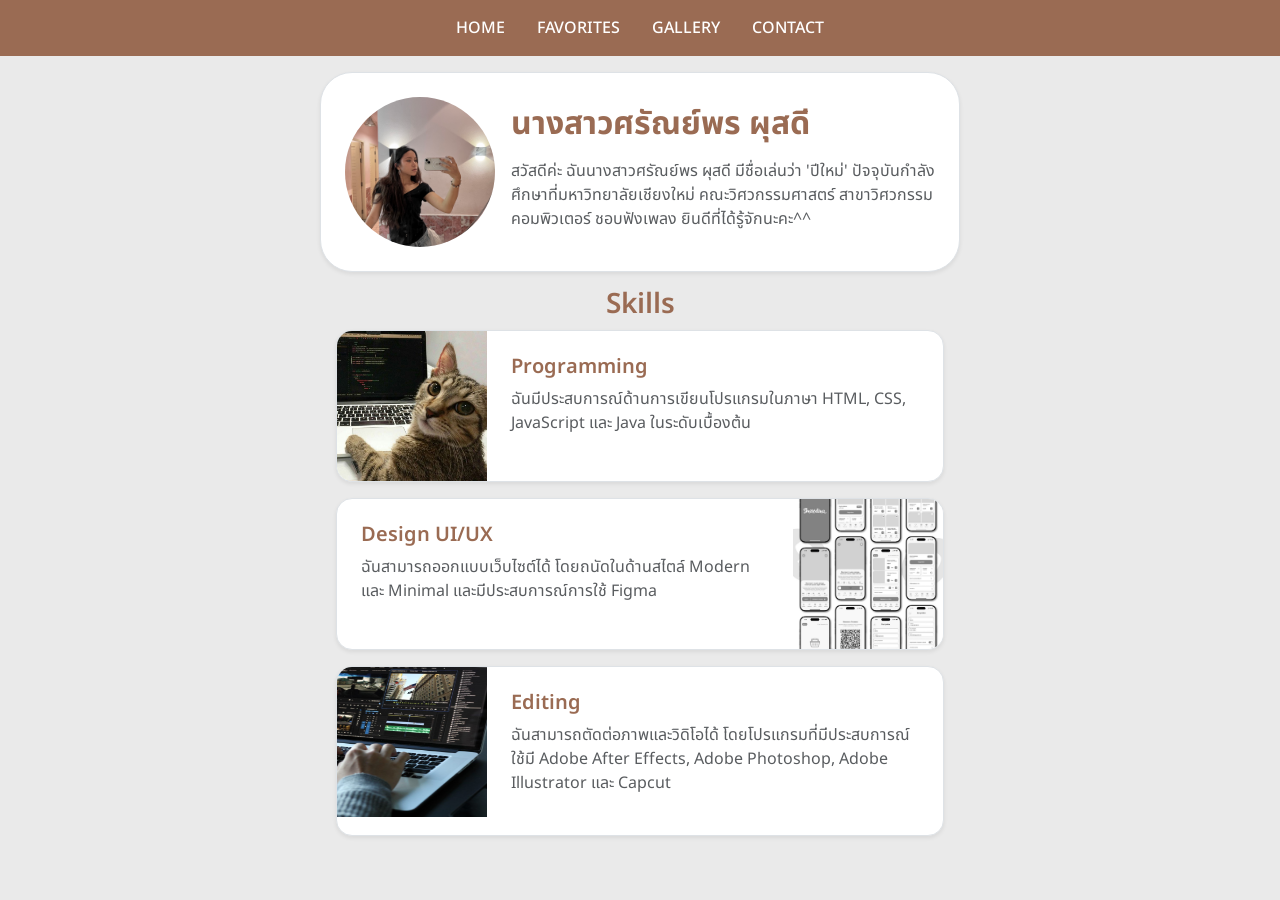
<file: index.html>
<!DOCTYPE html>
<html lang="en">

<head>
  <meta charset="UTF-8" />
  <meta name="viewport" content="width=device-width, initial-scale=1.0" />
  <link rel="stylesheet" href="css.css">
  <!--font-->
  <link
    href="https://fonts.googleapis.com/css2?family=Noto+Sans+Thai:wght@100..900&family=Roboto:ital,wght@0,100;0,300;0,400;0,500;0,700;0,900;1,100;1,300;1,400;1,500;1,700;1,900&display=swap"
    rel="stylesheet">
  <link rel="preconnect" href="https://fonts.googleapis.com">
  <link rel="preconnect" href="https://fonts.gstatic.com" crossorigin>

  <link href="https://cdn.jsdelivr.net/npm/bootstrap@5.3.8/dist/css/bootstrap.min.css" rel="stylesheet"
    integrity="sha384-sRIl4kxILFvY47J16cr9ZwB07vP4J8+LH7qKQnuqkuIAvNWLzeN8tE5YBujZqJLB" crossorigin="anonymous">
  <title>My Portfolio</title>
</head>

<body class="bg-nude">

  <div class="th mynav fs-3 sticky-top">
    <a href="index.html" class="mybutton fs-6 fs-md-4 p-2 p-md-3 fw-medium ">HOME</a>
    <a href="fav.html" class="mybutton fs-6 fs-md-4 p-2 p-md-3 fw-medium ">FAVORITES</a>
    <a href="gal.html" class="mybutton fs-6 fs-md-4 p-2 p-md-3 fw-medium ">GALLERY</a>
    <a href="contact.html" class="mybutton fs-6 fs-md-4 p-2 p-md-3 fw-medium ">CONTACT</a>
  </div>

  <div class="bg-white border rounded-5 p-4 shadow-sm align-items-center mt-3 mx-auto d-flex flex-column flex-md-row justify-content-center col-11 col-sm-9 col-lg-6">
    <div>
      <img src="img/meme.jpg" class="rounded-circle" style="width: 150px; height: 150px; object-fit: cover;">
    </div>
    <div class="ps-2 ps-md-3 text-center text-md-start">
      <h2 class="th fs-2 fw-bolder display-5 mb-3 mt-2" style="color: rgb(154, 107, 83);">นางสาวศรัณย์พร ผุสดี</h2>
      <p class="text-muted th">สวัสดีค่ะ ฉันนางสาวศรัณย์พร ผุสดี มีชื่อเล่นว่า 'ปีใหม่'
        ปัจจุบันกำลังศึกษาที่มหาวิทยาลัยเชียงใหม่
        คณะวิศวกรรมศาสตร์ สาขาวิศวกรรมคอมพิวเตอร์ ชอบฟังเพลง ยินดีที่ได้รู้จักนะคะ^^</p>
    </div>
  </div>

  <h3 class="th text-center fw-semibold mt-3" style="color: rgb(154, 107, 83);">Skills</h3>
  <div class="mx-auto px-3 col-11 col-sm-9 col-lg-6">
    <div class="bg-white d-flex border mb-3 shadow-sm rounded-4 overflow-hidden">
      <div class="my-rounded-left">
        <img src="img/programming.jpg" class="my-rounded-left d-none d-sm-block" style="width: 150px; object-fit: cover;">
      </div>
      <div class="p-3 p-lg-4">
        <h5 class="fw-semibold fs-5 th" style="color: rgb(154, 107, 83);">Programming</h5>
        <p class="th text-muted">ฉันมีประสบการณ์ด้านการเขียนโปรแกรมในภาษา HTML, CSS, JavaScript และ Java ในระดับเบื้องต้น</p>
      </div>
    </div>

    <div class="bg-white d-flex border mb-3 shadow-sm rounded-4 overflow-hidden">
      <div class="p-3 p-lg-4">
        <h5 class="fw-semibold fs-5 th" style="color: rgb(154, 107, 83);">Design UI/UX</h5>
        <p class="th text-muted">ฉันสามารถออกแบบเว็บไซต์ได้ โดยถนัดในด้านสไตล์ Modern และ Minimal และมีประสบการณ์การใช้ Figma</p>
      </div>
      <div class="my-rounded-right">
        <img src="img/uxui.jpg" class="my-rounded-right d-none d-sm-block" style="width: 150px; height: 150px; object-fit: cover;">
      </div>
    </div>

    <div class="bg-white d-flex border mb-3 shadow-sm rounded-4 overflow-hidden">
      <div class="my-rounded-left">
        <img src="img/edit.jpg" class="my-rounded-left d-none d-sm-block" style="width: 150px; height: 150px; cover;">
      </div>
      <div class="p-3 p-lg-4">
        <h5 class="fw-semibold fs-5 th" style="color: rgb(154, 107, 83);">Editing</h5>
        <p class="th text-muted">ฉันสามารถตัดต่อภาพและวิดิโอได้ โดยโปรแกรมที่มีประสบการณ์ใช้มี Adobe After Effects, Adobe Photoshop, Adobe Illustrator และ Capcut</p>
      </div>
    </div>
  </div>

</body>

</html>
</file>
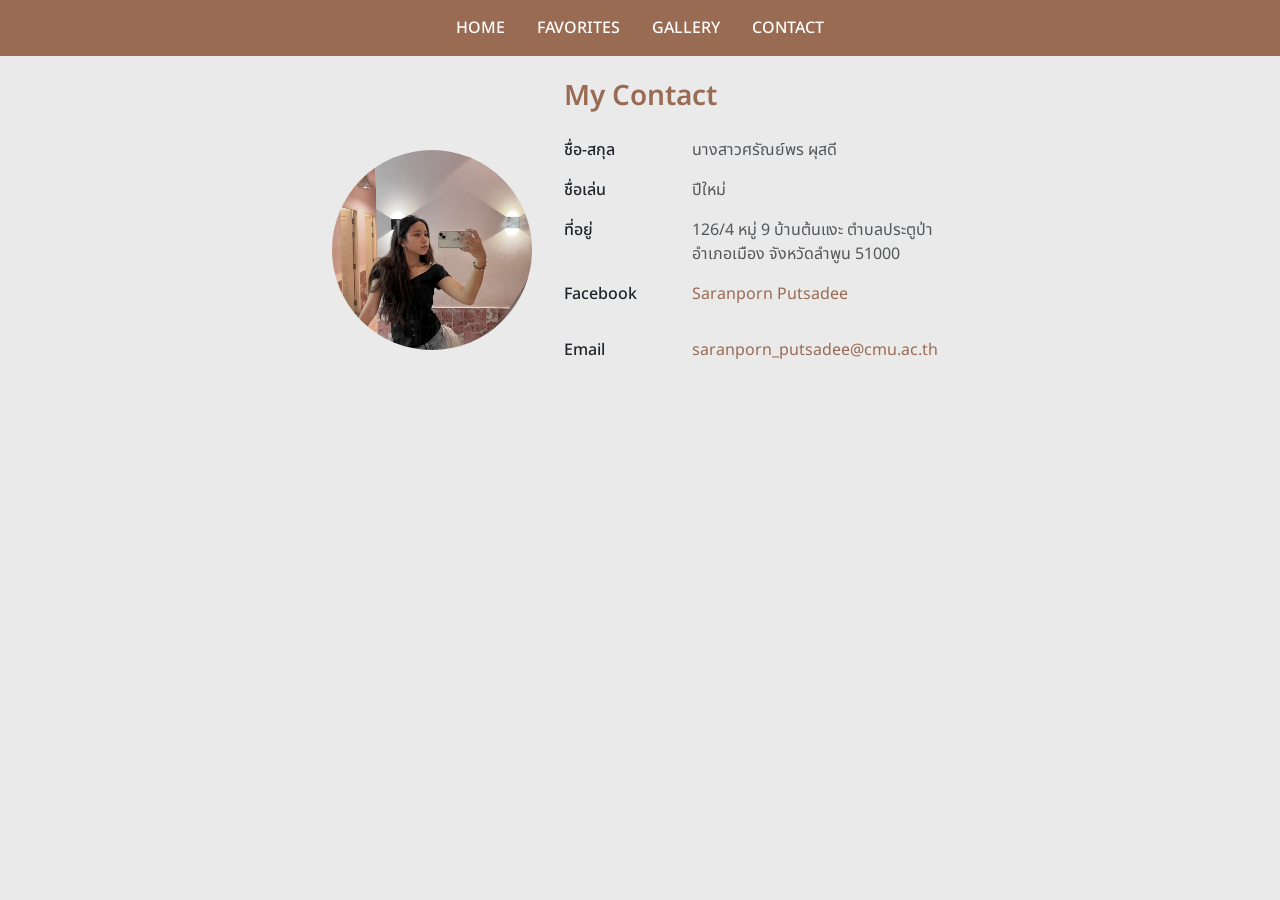
<file: contact.html>
<!DOCTYPE html>
<html lang="en">

<head>
    <meta charset="UTF-8" />
    <meta name="viewport" content="width=device-width, initial-scale=1.0" />
    <link rel="stylesheet" href="css.css">
    <!--font-->
    <link
        href="https://fonts.googleapis.com/css2?family=Noto+Sans+Thai:wght@100..900&family=Roboto:ital,wght@0,100;0,300;0,400;0,500;0,700;0,900;1,100;1,300;1,400;1,500;1,700;1,900&display=swap"
        rel="stylesheet">
    <link rel="preconnect" href="https://fonts.googleapis.com">
    <link rel="preconnect" href="https://fonts.gstatic.com" crossorigin>

    <link href="https://cdn.jsdelivr.net/npm/bootstrap@5.3.8/dist/css/bootstrap.min.css" rel="stylesheet"
        integrity="sha384-sRIl4kxILFvY47J16cr9ZwB07vP4J8+LH7qKQnuqkuIAvNWLzeN8tE5YBujZqJLB" crossorigin="anonymous">
    <title>My Portfolio</title>
</head>

<body class="bg-nude">
    <div class="th mynav fs-3 sticky-top">
        <a href="index.html" class="mybutton fs-6 fs-md-4 p-2 p-md-3 fw-medium ">HOME</a>
        <a href="fav.html" class="mybutton fs-6 fs-md-4 p-2 p-md-3 fw-medium ">FAVORITES</a>
        <a href="gal.html" class="mybutton fs-6 fs-md-4 p-2 p-md-3 fw-medium ">GALLERY</a>
        <a href="contact.html" class="mybutton fs-6 fs-md-4 p-2 p-md-3 fw-medium ">CONTACT</a>
    </div>

    <h3 class="th text-center fw-semibold mt-4" style="color: rgb(154, 107, 83);">My Contact</h3>

    <div class="mx-auto d-flex flex-column flex-md-row justify-content-center align-items-center gap-3 mt-4">
        <div>
            <img src="img/meme.jpg" alt="Peemai" class="rounded-circle" style="width: 200px; height: 200px; object-fit: cover;">
        </div>
        <div class="vstack gap-3 ps-3" style="max-width: 400px;" >
            <div class="d-flex">
                <div class="col-3 col-md-4 th fw-medium">ชื่อ-สกุล</div>
                <div class="col-6 th text-muted">นางสาวศรัณย์พร ผุสดี</div>
            </div>
            <div class="d-flex">
                <div class="col-3 col-md-4 th fw-medium ">ชื่อเล่น</div>
                <div class="col-6 th text-muted">ปีใหม่</div>
            </div>
            <div class="d-flex">
                <div class="col-3 col-md-4 th fw-medium ">ที่อยู่</div>
                <div class="col-7 col-md-8 th text-muted">126/4 หมู่ 9 บ้านต้นแงะ ตำบลประตูป่า อำเภอเมือง จังหวัดลำพูน 51000</div>
            </div>
            <div class="d-flex">
                <div class="col-3 col-md-4 th fw-medium ">Facebook</div>
                <div class="col-6 th text-muted">
                    <a href="https://web.facebook.com/saranporn.putsadee" target="_blank" class="mylink">Saranporn Putsadee</a><p> </p>
                </div>
            </div>
            <div class="d-flex">
                <div class="col-3 col-md-4 th fw-medium ">Email</div>
                <div class="col-3 col-md-5 th text-muted">
                    <a href="mailto:saranporn_putsadee@cmu.ac.th" class="mylink">saranporn_putsadee@cmu.ac.th</a>
                </div>
            </div>
        </div>
    </div>
</body>

</html>
</file>
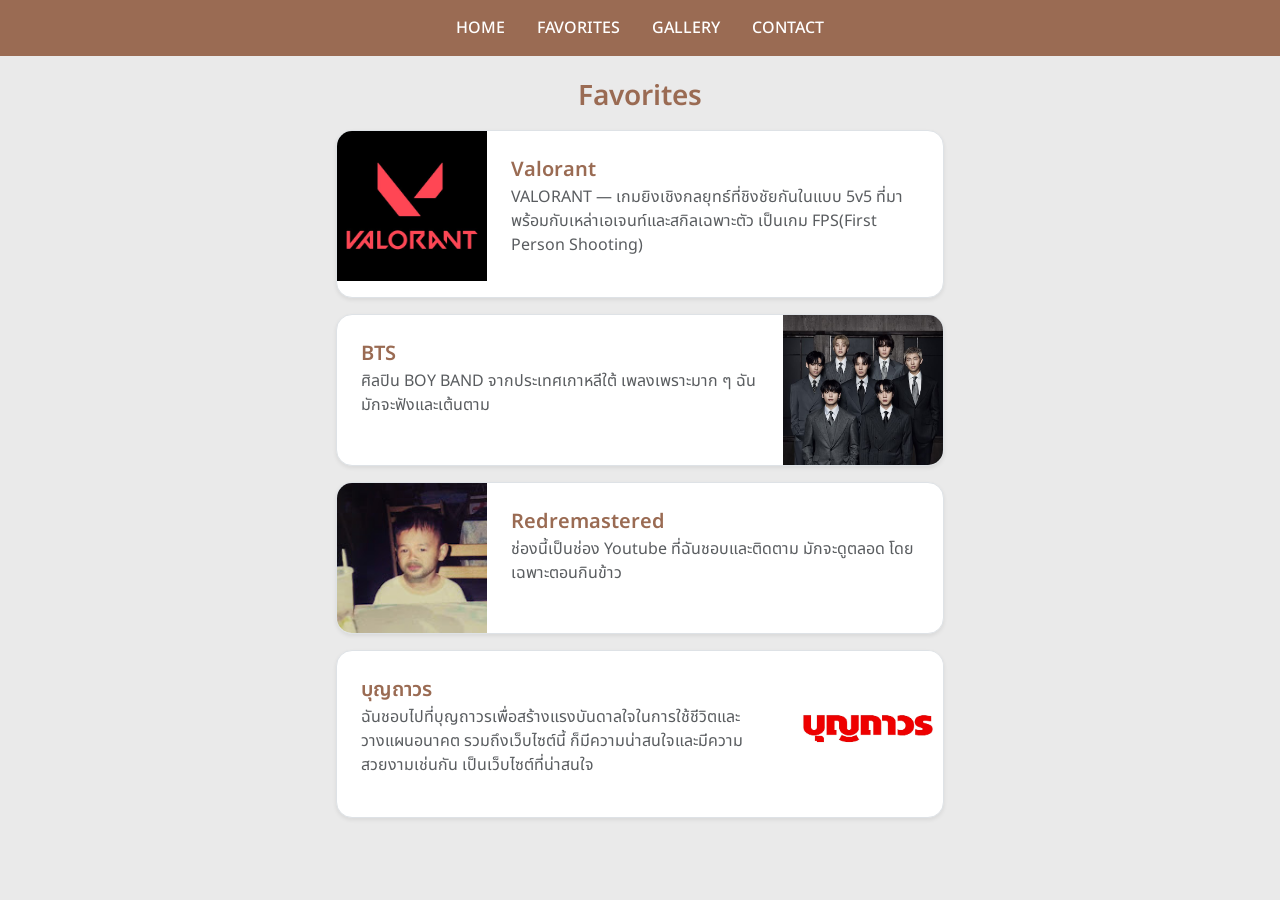
<file: fav.html>
<!DOCTYPE html>
<html lang="en">

<head>
    <meta charset="UTF-8" />
    <meta name="viewport" content="width=device-width, initial-scale=1.0" />
    <link rel="stylesheet" href="css.css">
    <!--font-->
    <link
        href="https://fonts.googleapis.com/css2?family=Noto+Sans+Thai:wght@100..900&family=Roboto:ital,wght@0,100;0,300;0,400;0,500;0,700;0,900;1,100;1,300;1,400;1,500;1,700;1,900&display=swap"
        rel="stylesheet">
    <link rel="preconnect" href="https://fonts.googleapis.com">
    <link rel="preconnect" href="https://fonts.gstatic.com" crossorigin>

    <link href="https://cdn.jsdelivr.net/npm/bootstrap@5.3.8/dist/css/bootstrap.min.css"
        rel="stylesheet"="sha384-sRIl4kxILFvY47J16cr9ZwB07vP4J8+LH7qKQnuqkuIAvNWLzeN8tE5YBujZqJLB"
        crossorigin="anonymous">
    <title>My Portfolio</title>
</head>

<body class="bg-nude">
    <div class="th mynav fs-3 sticky-top">
        <a href="index.html" class="mybutton fs-6 fs-md-4 p-2 p-md-3 fw-medium ">HOME</a>
        <a href="fav.html" class="mybutton fs-6 fs-md-4 p-2 p-md-3 fw-medium ">FAVORITES</a>
        <a href="gal.html" class="mybutton fs-6 fs-md-4 p-2 p-md-3 fw-medium ">GALLERY</a>
        <a href="contact.html" class="mybutton fs-6 fs-md-4 p-2 p-md-3 fw-medium ">CONTACT</a>
    </div>

    <h3 class="th text-center fw-semibold mt-4" style="color: rgb(154, 107, 83);">Favorites</h3>
    <div class="mx-auto px-3 col-11 col-sm-9 col-lg-6 mt-3">
        <div class="bg-white d-flex border mb-3 shadow-sm rounded-4 overflow-hidden">
            <div class="my-rounded-left">
                <img src="img/valorantt.jpg" class="my-rounded-left d-none d-sm-block"
                    style="width: 150px; object-fit: cover;">
            </div>
            <div class="p-3 p-lg-4">
                <a href="https://playvalorant.com/th-th/" class="mylink fw-semibold fs-5 th " target="_blank">Valorant</a>
                <p class="th text-muted">VALORANT — เกมยิงเชิงกลยุทธ์ที่ชิงชัยกันในแบบ 5v5
                    ที่มาพร้อมกับเหล่าเอเจนท์และสกิลเฉพาะตัว เป็นเกม FPS(First Person Shooting)</p>
            </div>
        </div>

        <div class="bg-white d-flex border mb-3 shadow-sm rounded-4 overflow-hidden">
            <div class="p-3 p-lg-4">
                <a href="https://www.youtube.com/channel/UCLkAepWjdylmXSltofFvsYQ"
                    class="mylink fw-semibold fs-5 th" target="_blank">BTS</a>
                <p class="th text-muted">ศิลปิน BOY BAND จากประเทศเกาหลีใต้ เพลงเพราะมาก ๆ ฉันมักจะฟังและเต้นตาม</p>
            </div>
            <div class="my-rounded-right">
                <img src="img/bts.jpg" class="my-rounded-right d-none d-sm-block"
                    style="width: 160px; height: 150px; object-fit: cover;">
            </div>
        </div>

        <div class="bg-white d-flex border mb-3 shadow-sm rounded-4 overflow-hidden">
            <div class="my-rounded-left">
                <img src="img/red.jpg" class="my-rounded-left d-none d-sm-block"
                    style="width: 150px; height: 150px; object-fit: cover;">
            </div>
            <div class="p-3 p-lg-4">
                <a href="https://www.youtube.com/@RedremasteRed" class="mylink fw-semibold fs-5 th" target="_blank">Redremastered</a>
                <p class="th text-muted">ช่องนี้เป็นช่อง Youtube ที่ฉันชอบและติดตาม มักจะดูตลอด โดยเฉพาะตอนกินข้าว</p>
            </div>
        </div>

        <div class="bg-white d-flex border mb-3 shadow-sm rounded-4 overflow-hidden">
            <div class="p-3 p-lg-4">
                <a href="https://www.boonthavorn.com/furniture-lifestyle" class="mylink fw-semibold fs-5 th" target="_blank">บุญถาวร</a>
                <p class="th text-muted">ฉันชอบไปที่บุญถาวรเพื่อสร้างแรงบันดาลใจในการใช้ชีวิตและวางแผนอนาคต
                    รวมถึงเว็บไซต์นี้ ก็มีความน่าสนใจและมีความสวยงามเช่นกัน เป็นเว็บไซต์ที่น่าสนใจ</p>
            </div>
            <div class="my-rounded-right">
                <img src="img/บุญถาวร.png" class="my-rounded-right d-none d-sm-block"
                    style="width: 150px; height: 150px; object-fit: cover;">
            </div>
        </div>
    </div>

</body>

</html>
</file>
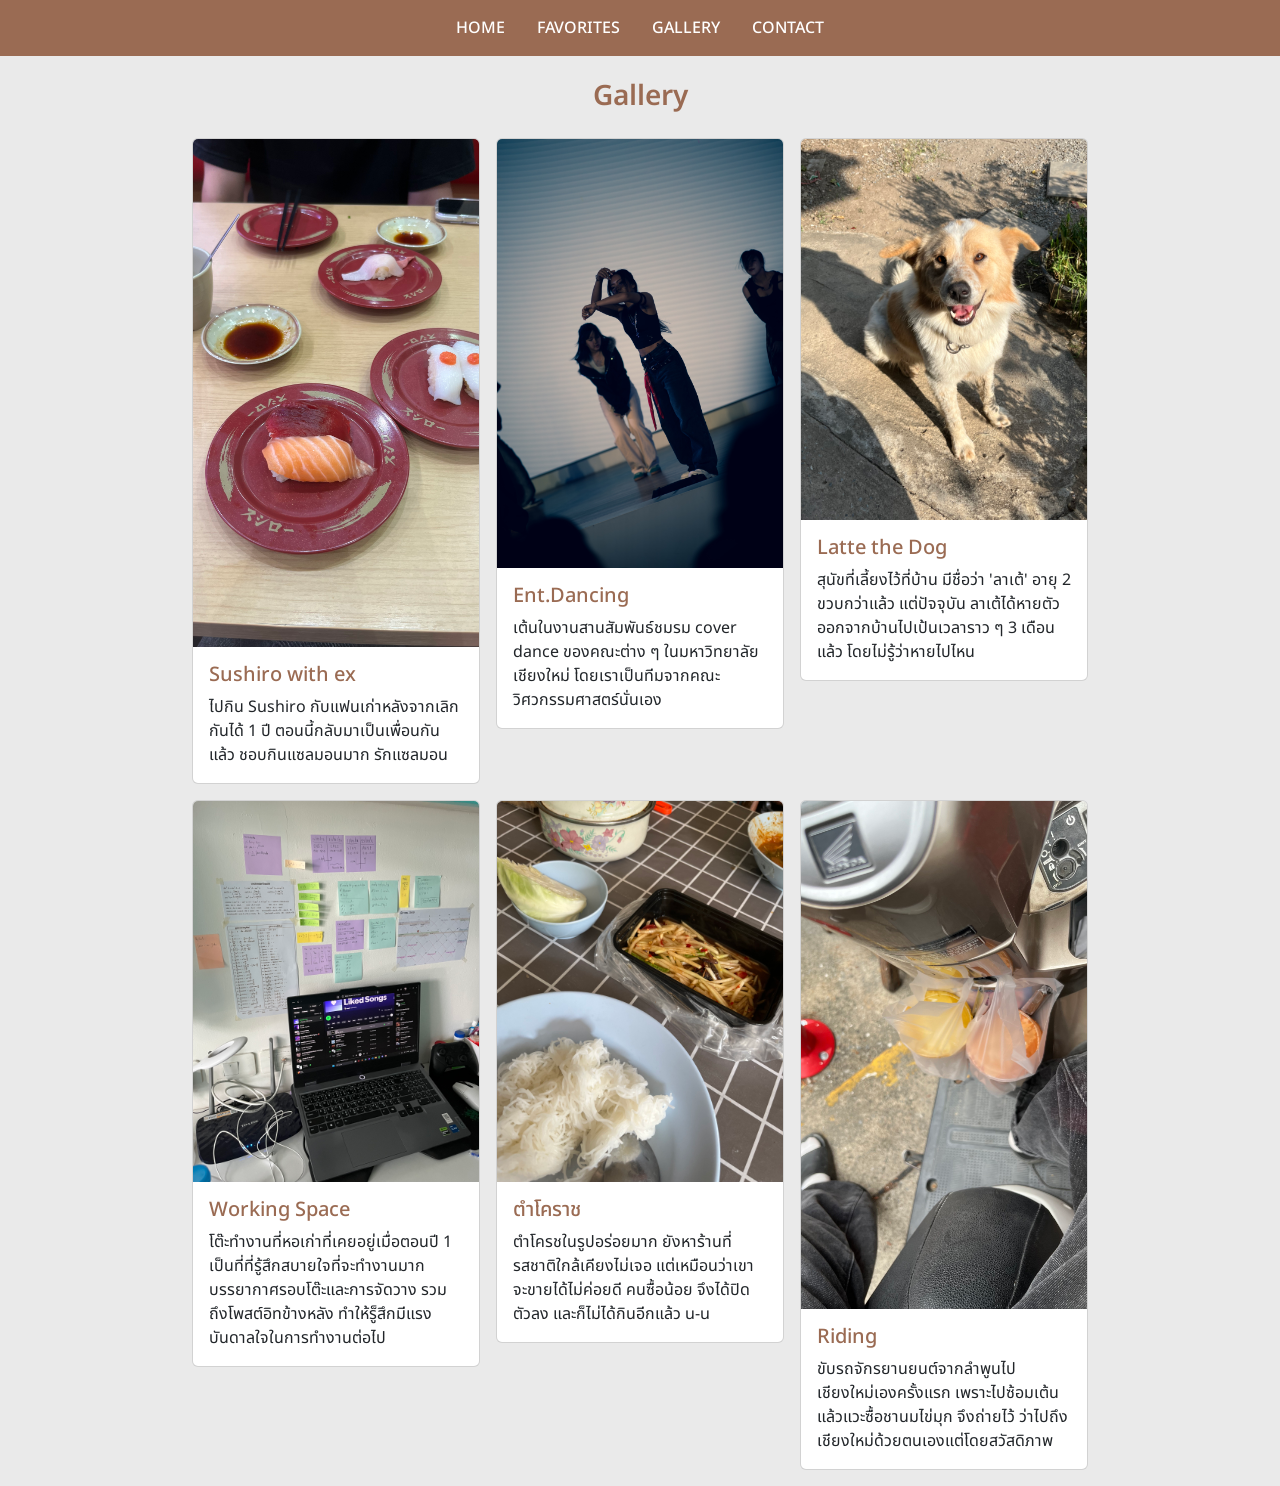
<file: gal.html>
<!DOCTYPE html>
<html lang="en">

<head>
    <meta charset="UTF-8" />
    <meta name="viewport" content="width=device-width, initial-scale=1.0" />
    <link rel="stylesheet" href="css.css">
    <!--font-->
    <link
        href="https://fonts.googleapis.com/css2?family=Noto+Sans+Thai:wght@100..900&family=Roboto:ital,wght@0,100;0,300;0,400;0,500;0,700;0,900;1,100;1,300;1,400;1,500;1,700;1,900&display=swap"
        rel="stylesheet">
    <link rel="preconnect" href="https://fonts.googleapis.com">
    <link rel="preconnect" href="https://fonts.gstatic.com" crossorigin>

    <link href="https://cdn.jsdelivr.net/npm/bootstrap@5.3.8/dist/css/bootstrap.min.css" rel="stylesheet"
        integrity="sha384-sRIl4kxILFvY47J16cr9ZwB07vP4J8+LH7qKQnuqkuIAvNWLzeN8tE5YBujZqJLB" crossorigin="anonymous">
    <title>My Portfolio</title>
</head>

<body class="bg-nude">
    <div class="th mynav fs-3 sticky-top">
        <a href="index.html" class="mybutton fs-6 fs-md-4 p-2 p-md-3 fw-medium ">HOME</a>
        <a href="fav.html" class="mybutton fs-6 fs-md-4 p-2 p-md-3 fw-medium ">FAVORITES</a>
        <a href="gal.html" class="mybutton fs-6 fs-md-4 p-2 p-md-3 fw-medium ">GALLERY</a>
        <a href="contact.html" class="mybutton fs-6 fs-md-4 p-2 p-md-3 fw-medium ">CONTACT</a>
    </div>

    <h3 class="th text-center fw-semibold mt-4" style="color: rgb(154, 107, 83);">Gallery</h3>

    <div class="container">
        <div class="p-3 d-flex flex-wrap gap-3 justify-content-center align-items-start">
            <div class="card" style="width: 18rem;">
                <img src="img/sushiro.jpg" class="card-img-top" alt="sushiro-with-ex">
                <div class="card-body">
                    <h5 class="th fw-medium" style="color: rgb(154, 107, 83);">Sushiro with ex</h5>
                    <p class="th card-text">ไปกิน Sushiro กับแฟนเก่าหลังจากเลิกกันได้ 1 ปี ตอนนี้กลับมาเป็นเพื่อนกันแล้ว
                        ชอบกินแซลมอนมาก รักแซลมอน</p>
                </div>
            </div>
            <div class="card" style="width: 18rem;">
                <img src="img/dance.jpg" class="card-img-top" alt="dance club">
                <div class="card-body">
                    <h5 class="th fw-medium" style="color: rgb(154, 107, 83);">Ent.Dancing</h5>
                    <p class="th card-text">เต้นในงานสานสัมพันธ์ชมรม cover dance ของคณะต่าง ๆ ในมหาวิทยาลัยเชียงใหม่
                        โดยเราเป็นทีมจากคณะวิศวกรรมศาสตร์นั่นเอง</p>
                </div>
            </div>
            <div class="card" style="width: 18rem;">
                <img src="img/latte.jpg" class="card-img-top" alt="latte">
                <div class="card-body">
                    <h5 class="th fw-medium" style="color: rgb(154, 107, 83);">Latte the Dog</h5>
                    <p class="th card-text">สุนัขที่เลี้ยงไว้ที่บ้าน มีชื่อว่า 'ลาเต้' อายุ 2 ขวบกว่าแล้ว แต่ปัจจุบัน
                        ลาเต้ได้หายตัวออกจากบ้านไปเป้นเวลาราว ๆ 3 เดือนแล้ว โดยไม่รู้ว่าหายไปไหน</p>
                </div>
            </div>
            <div class="card" style="width: 18rem;">
                <img src="img/working.jpg" class="card-img-top" alt="latte">
                <div class="card-body">
                    <h5 class="th fw-medium" style="color: rgb(154, 107, 83);">Working Space</h5>
                    <p class="th card-text">โต๊ะทำงานที่หอเก่าที่เคยอยู่เมื่อตอนปี 1 เป็นที่ที่รู้สึกสบายใจที่จะทำงานมาก
                        บรรยากาศรอบโต๊ะและการจัดวาง รวมถึงโพสต์อิทข้างหลัง ทำให้รู็สึกมีแรงบันดาลใจในการทำงานต่อไป</p>
                </div>
            </div>

            <div class="card" style="width: 18rem;">
                <img src="img/somtum.jpg" class="card-img-top" alt="latte">
                <div class="card-body">
                    <h5 class="th fw-medium" style="color: rgb(154, 107, 83);">ตำโคราช</h5>
                    <p class="th card-text">ตำโครชในรูปอร่อยมาก ยังหาร้านที่รสชาติใกล้เคียงไม่เจอ
                        แต่เหมือนว่าเขาจะขายได้ไม่ค่อยดี คนซื้อน้อย จึงได้ปิดตัวลง และก็ไม่ได้กินอีกแล้ว u-u</p>
                </div>
            </div>
            <div class="card" style="width: 18rem;">
                <img src="img/to-cnx.jpg" class="card-img-top" alt="latte">
                <div class="card-body">
                    <h5 class="th fw-medium" style="color: rgb(154, 107, 83);">Riding</h5>
                    <p class="th card-text">ขับรถจักรยานยนต์จากลำพูนไปเชียงใหม่เองครั้งแรก เพราะไปซ้อมเต้น แล้วแวะซื้อชานมไข่มุก จึงถ่ายไว้ ว่าไปถึงเชียงใหม่ด้วยตนเองแต่โดยสวัสดิภาพ</p>
                </div>
            </div>
            

        </div>
    </div>

</body>

</html>
</file>
<file: css.css>
.th {
    font-family: "Noto Sans Thai", sans-serif;
}

.mynav {
    font-family: "Noto Sans Thai", sans-serif;

    display: flex;
    justify-content: center;

    background-color: rgb(154, 107, 83);
}

.mybutton {
    background-color: rgb(154, 107, 83);
    text-decoration: none;
    color: white;
}

.mybutton:hover {
    background-color: rgb(116, 84, 68);
    transition: 0.5s;
}

.mylink {
    text-decoration: none;
    color: rgb(154, 107, 83);
}

.mylink:hover {
    text-decoration: underline;
    color: rgb(75, 75, 75);
}

.bg-nude {
    background-color: rgb(234, 234, 234);
}
</file>
